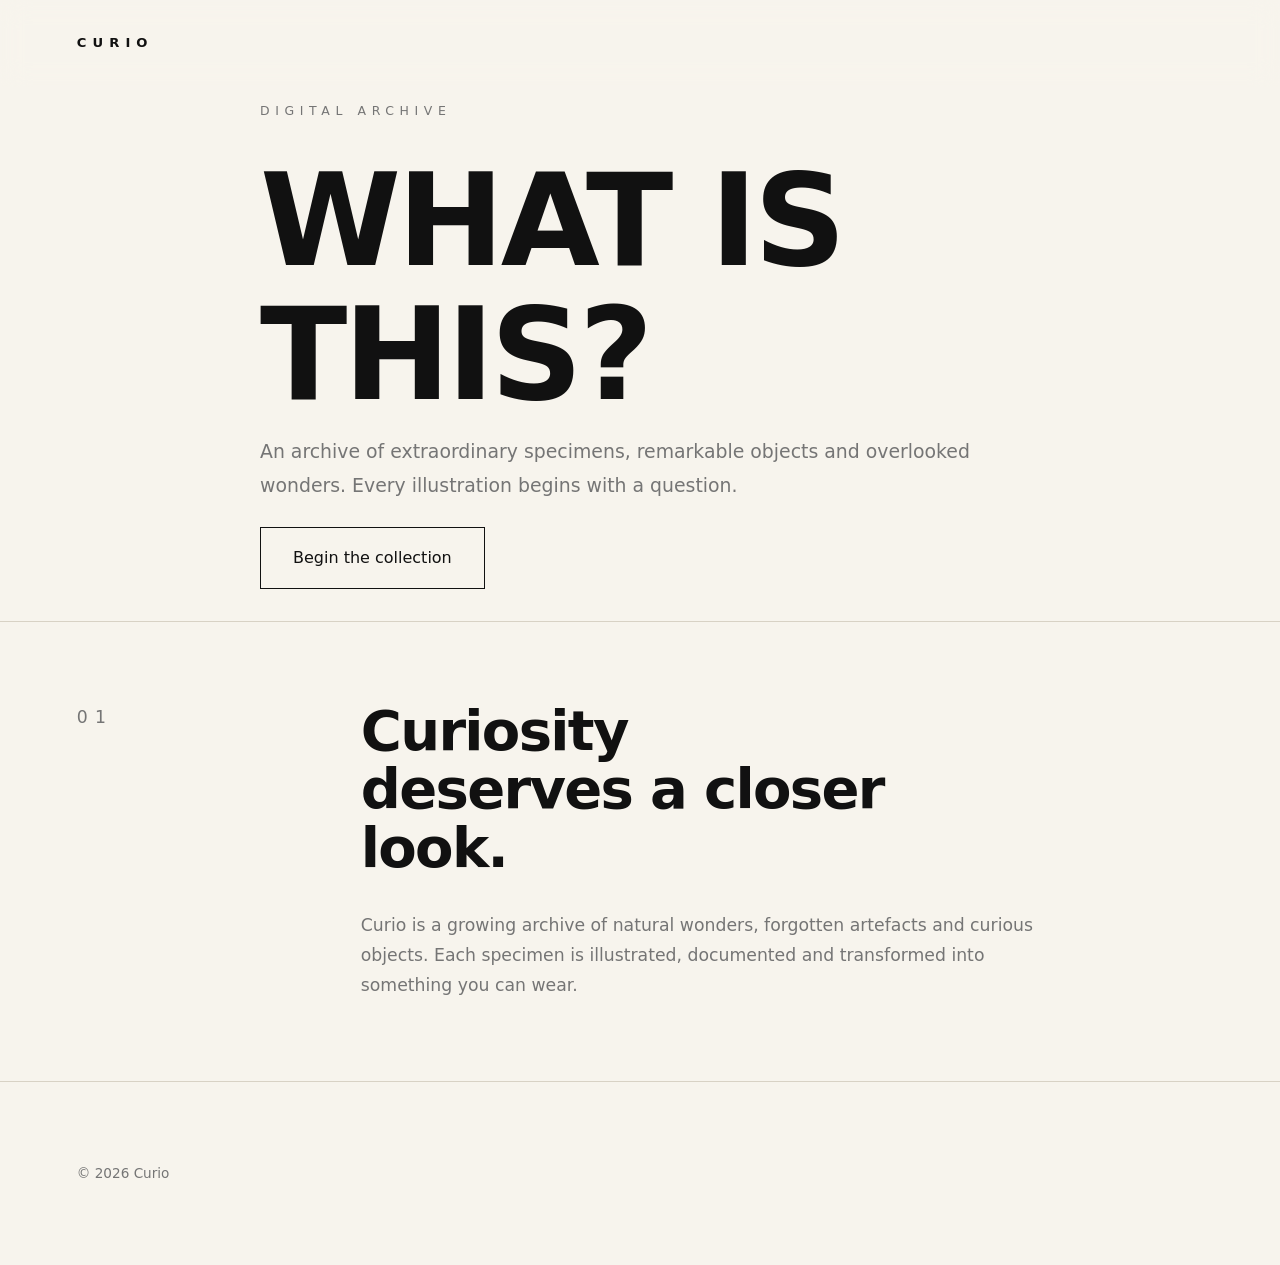
<file: index.html>
<!DOCTYPE html>
<html lang="en">

<head>

    <meta charset="UTF-8">

    <meta name="viewport"
          content="width=device-width, initial-scale=1.0">

    <title>Curio</title>

    <meta name="description"
          content="An archive of extraordinary specimens, remarkable objects and overlooked wonders.">

    <meta name="theme-color"
          content="#F7F4ED">

    <link rel="stylesheet"
          href="css/main.css">

</head>

<body>

    <!-- ======================================================
         HEADER
    ======================================================= -->

    <header class="site-header">

        <div class="container">

            <a href="index.html"
               class="logo">

                CURIO

            </a>

        </div>

    </header>

    <!-- ======================================================
         MAIN
    ======================================================= -->

    <main>

        <!-- HERO -->

        <section class="hero">

            <div class="container hero-content">

                <p class="hero-label">

                    DIGITAL ARCHIVE

                </p>

                <h1 class="hero-title">

                    WHAT IS THIS?

                </h1>

                <p class="hero-description">

                    An archive of extraordinary specimens,
                    remarkable objects and overlooked wonders.

                    Every illustration begins with a question.

                </p>

                <a href="specimen.html?id=001"
                   class="button-primary">

                    Begin the collection

                </a>

            </div>

        </section>

        <!-- INTRO -->

        <section class="intro">

            <div class="container">

                <div class="intro-grid">

                    <div>

                        <p class="section-number">

                            01

                        </p>

                    </div>

                    <div>

                        <h2>

                            Curiosity deserves a closer look.

                        </h2>

                        <p>

                            Curio is a growing archive of natural
                            wonders, forgotten artefacts and curious
                            objects.

                            Each specimen is illustrated,
                            documented and transformed into
                            something you can wear.

                        </p>

                    </div>

                </div>

            </div>

        </section>

    </main>

    <!-- ======================================================
         FOOTER
    ======================================================= -->

    <footer class="site-footer">

        <div class="container">

            <p>

                © 2026 Curio

            </p>

        </div>

    </footer>

    <script src="js/main.js"></script>

</body>

</html>
</file>
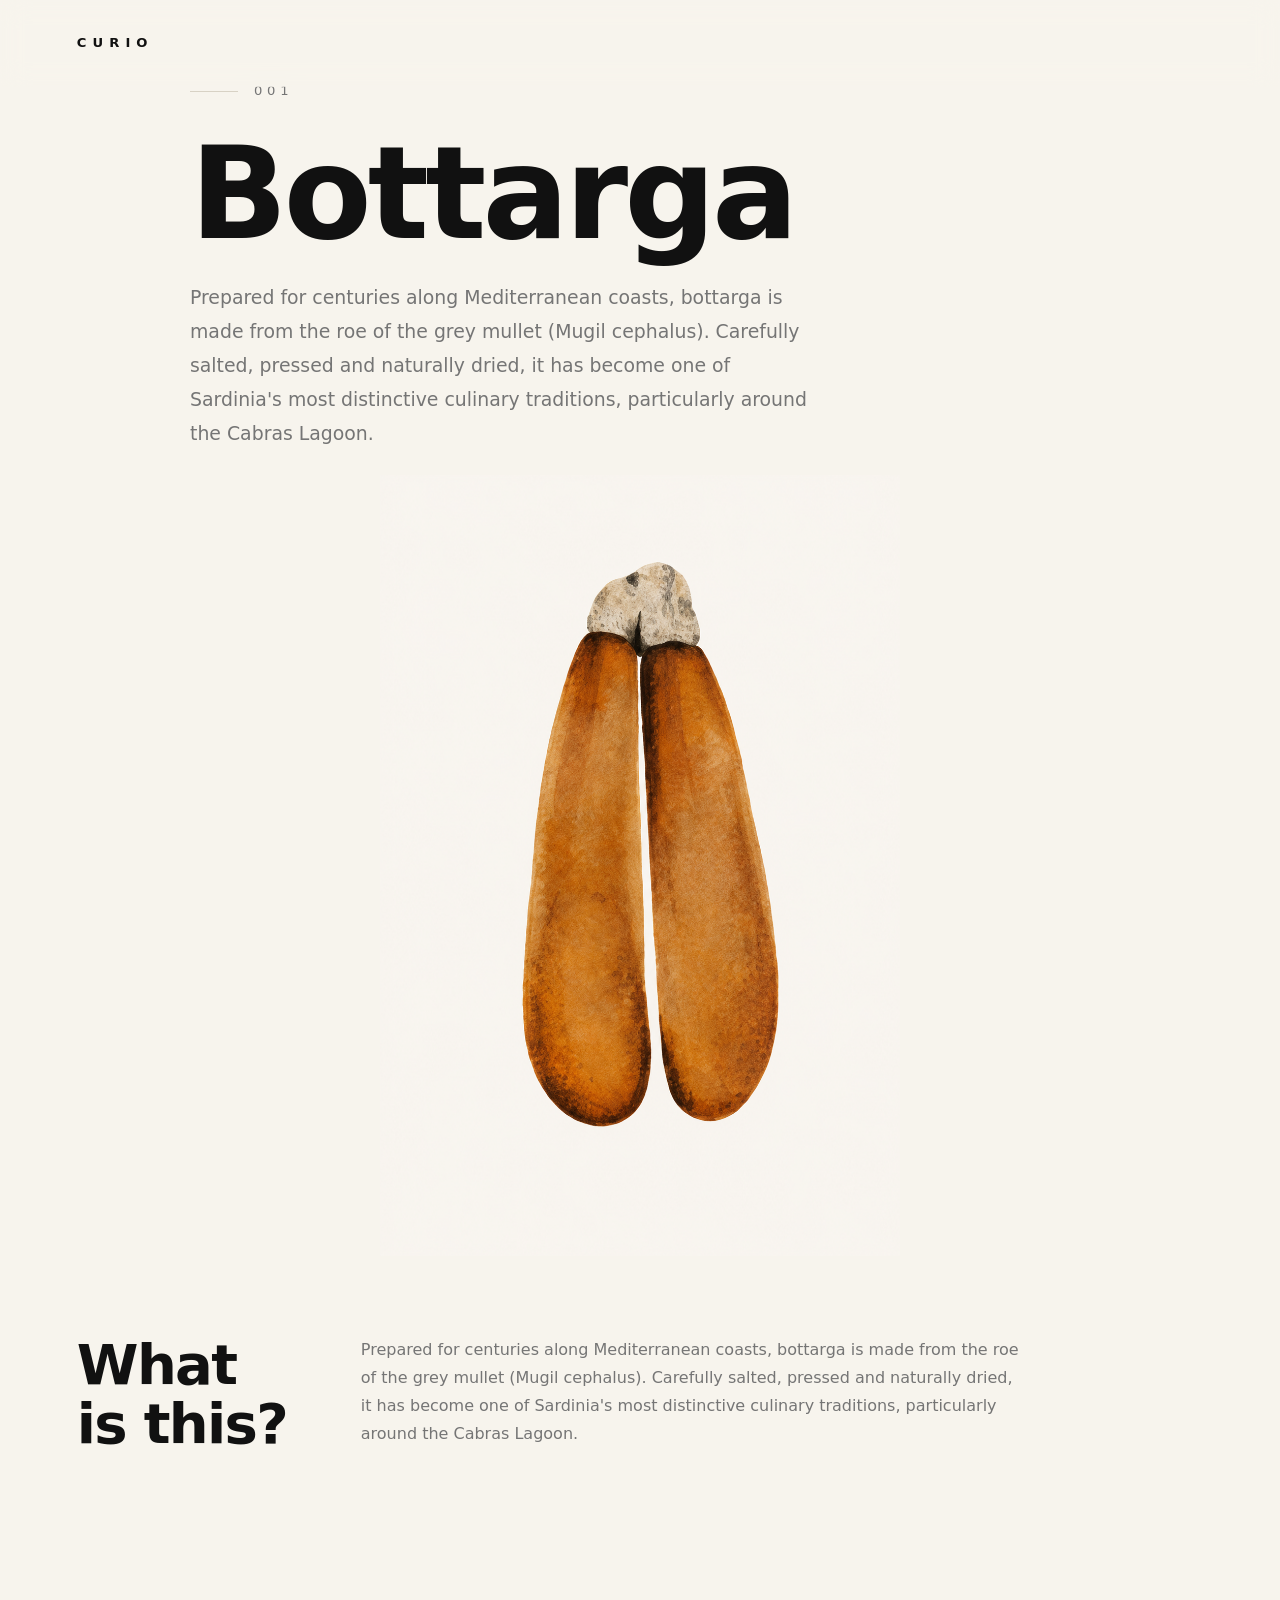
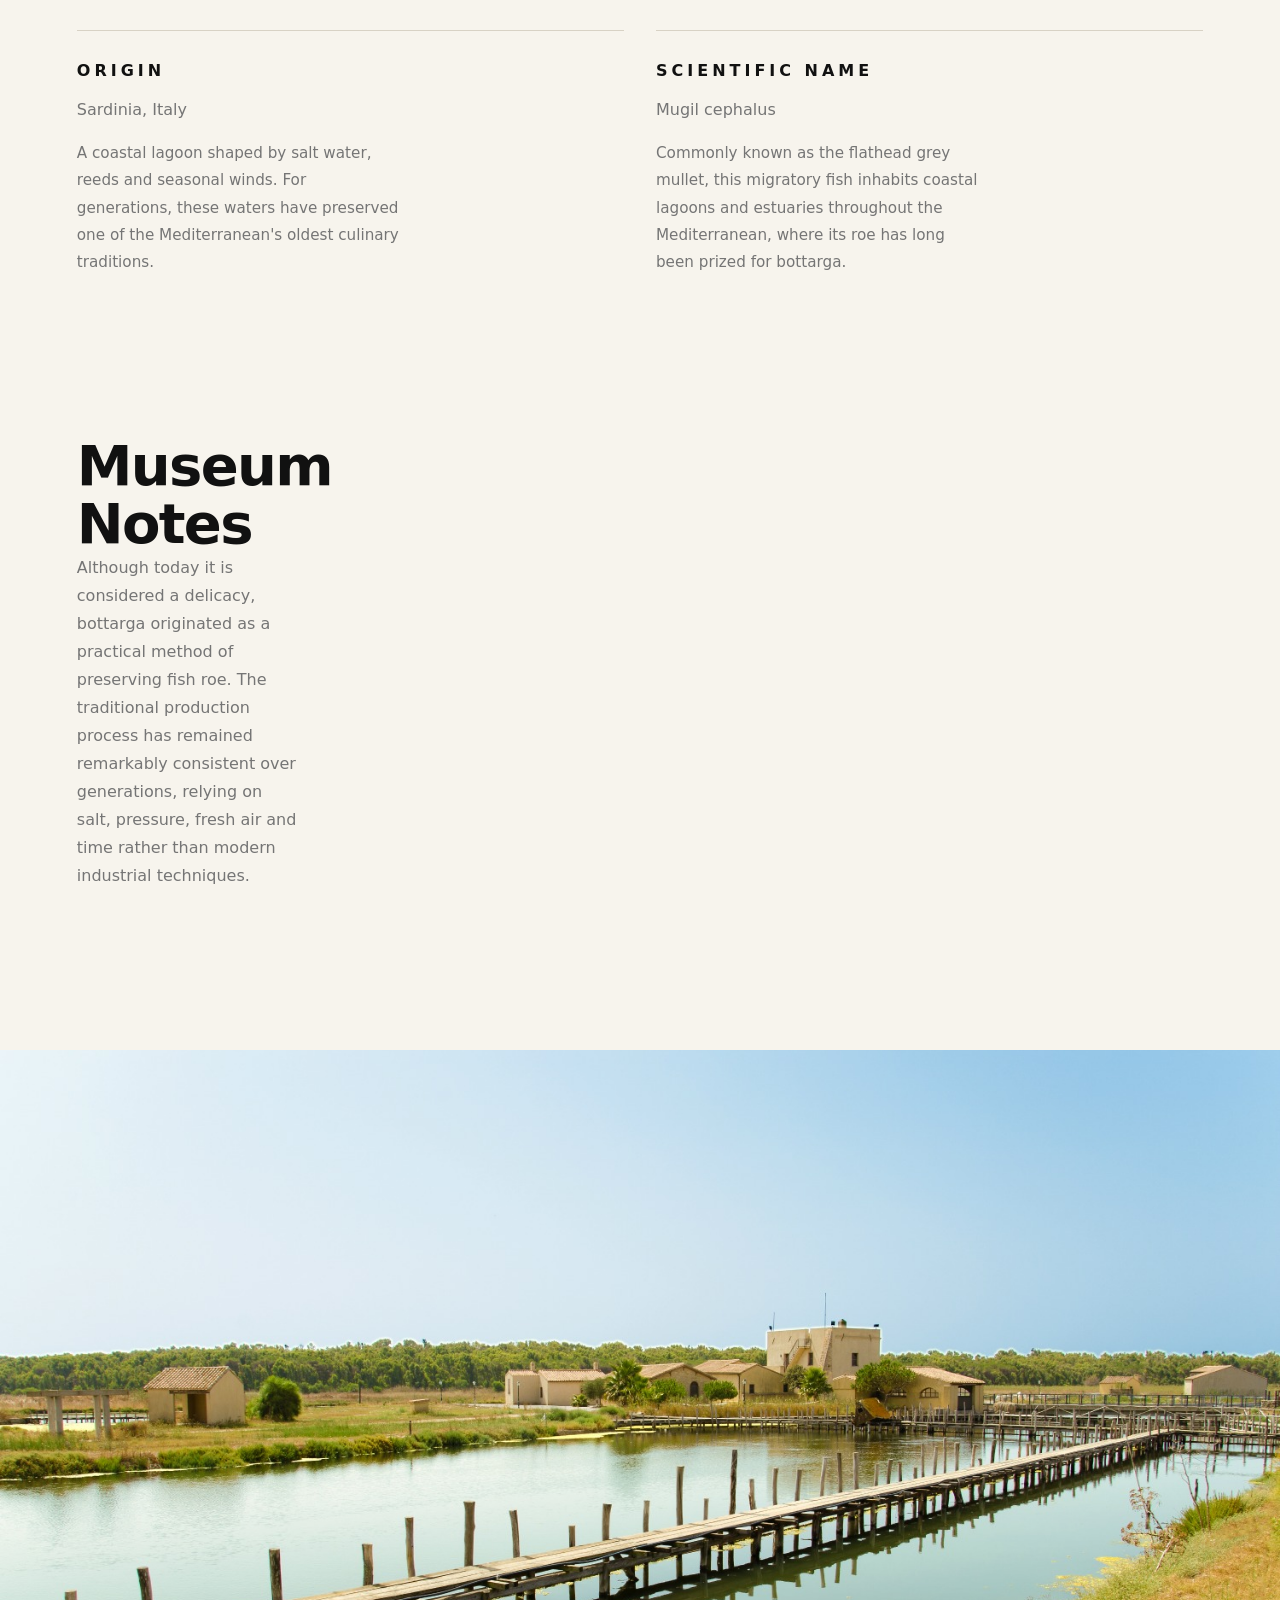
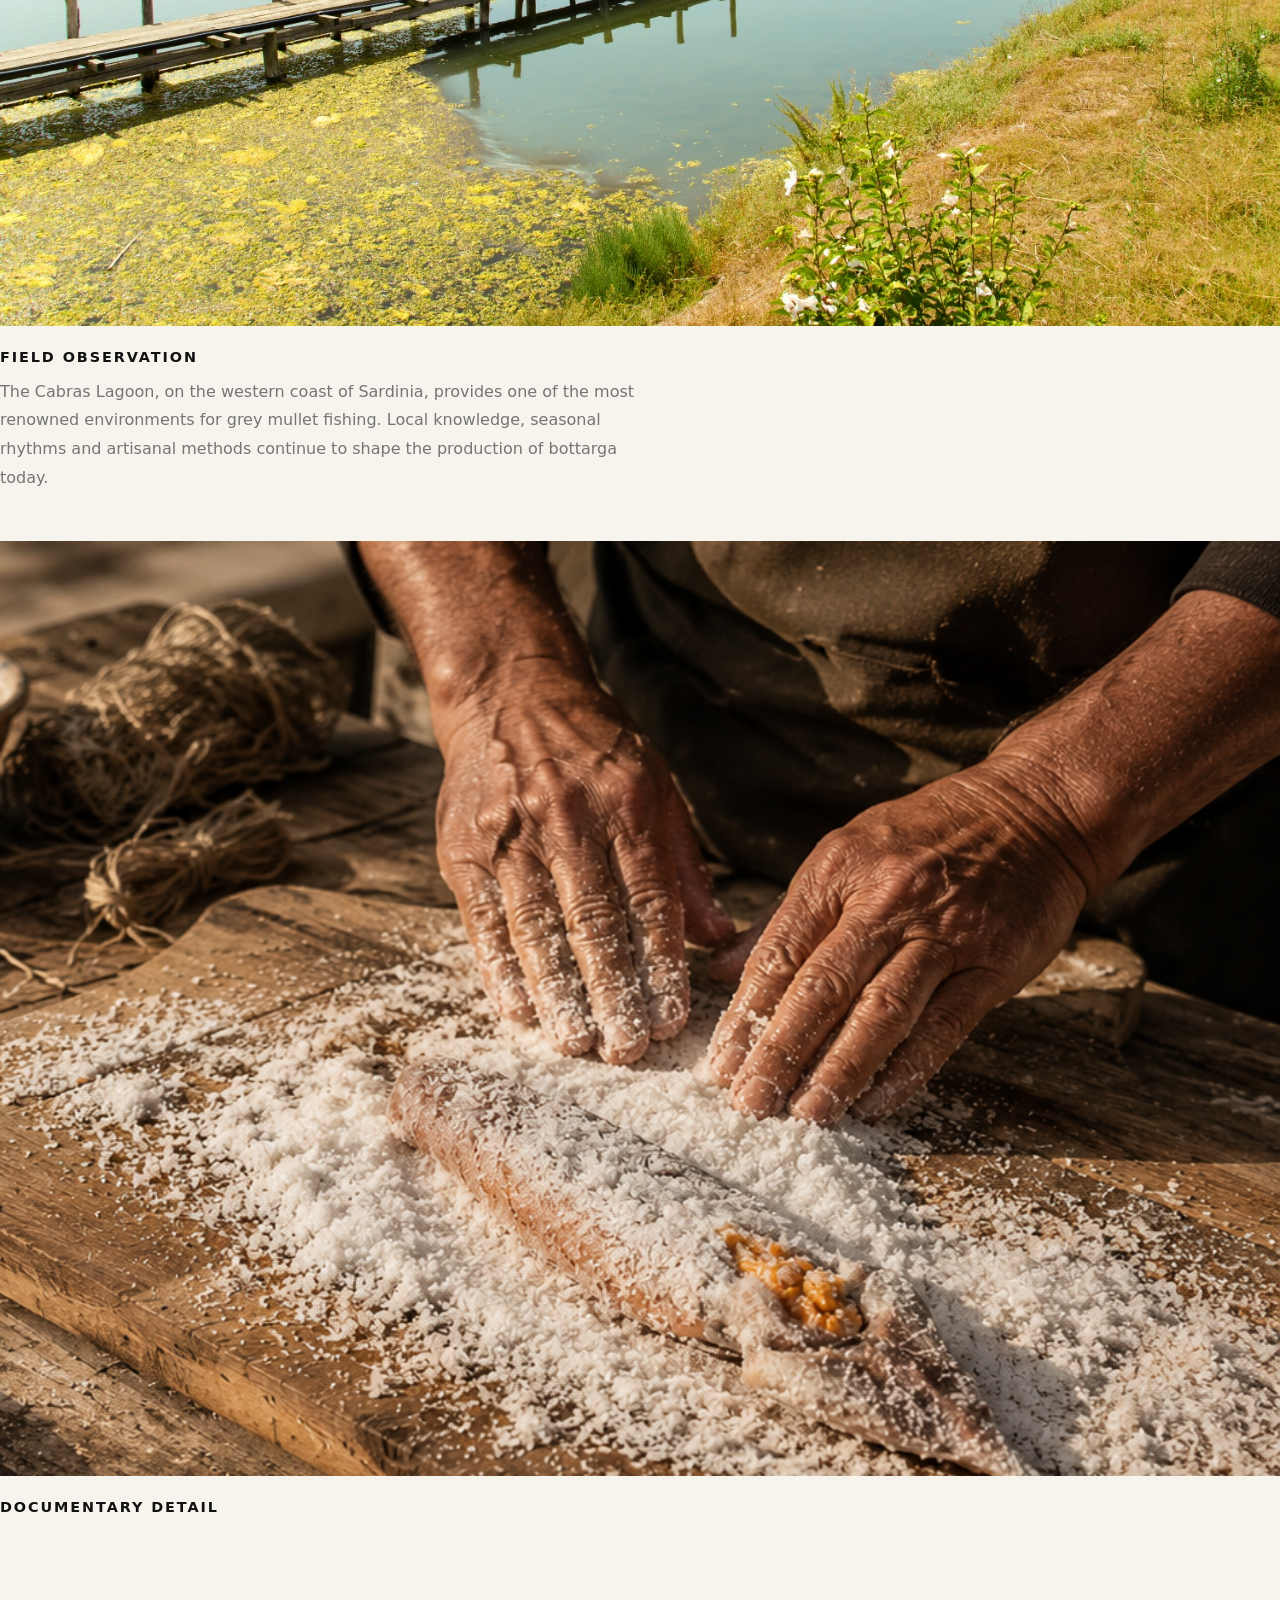
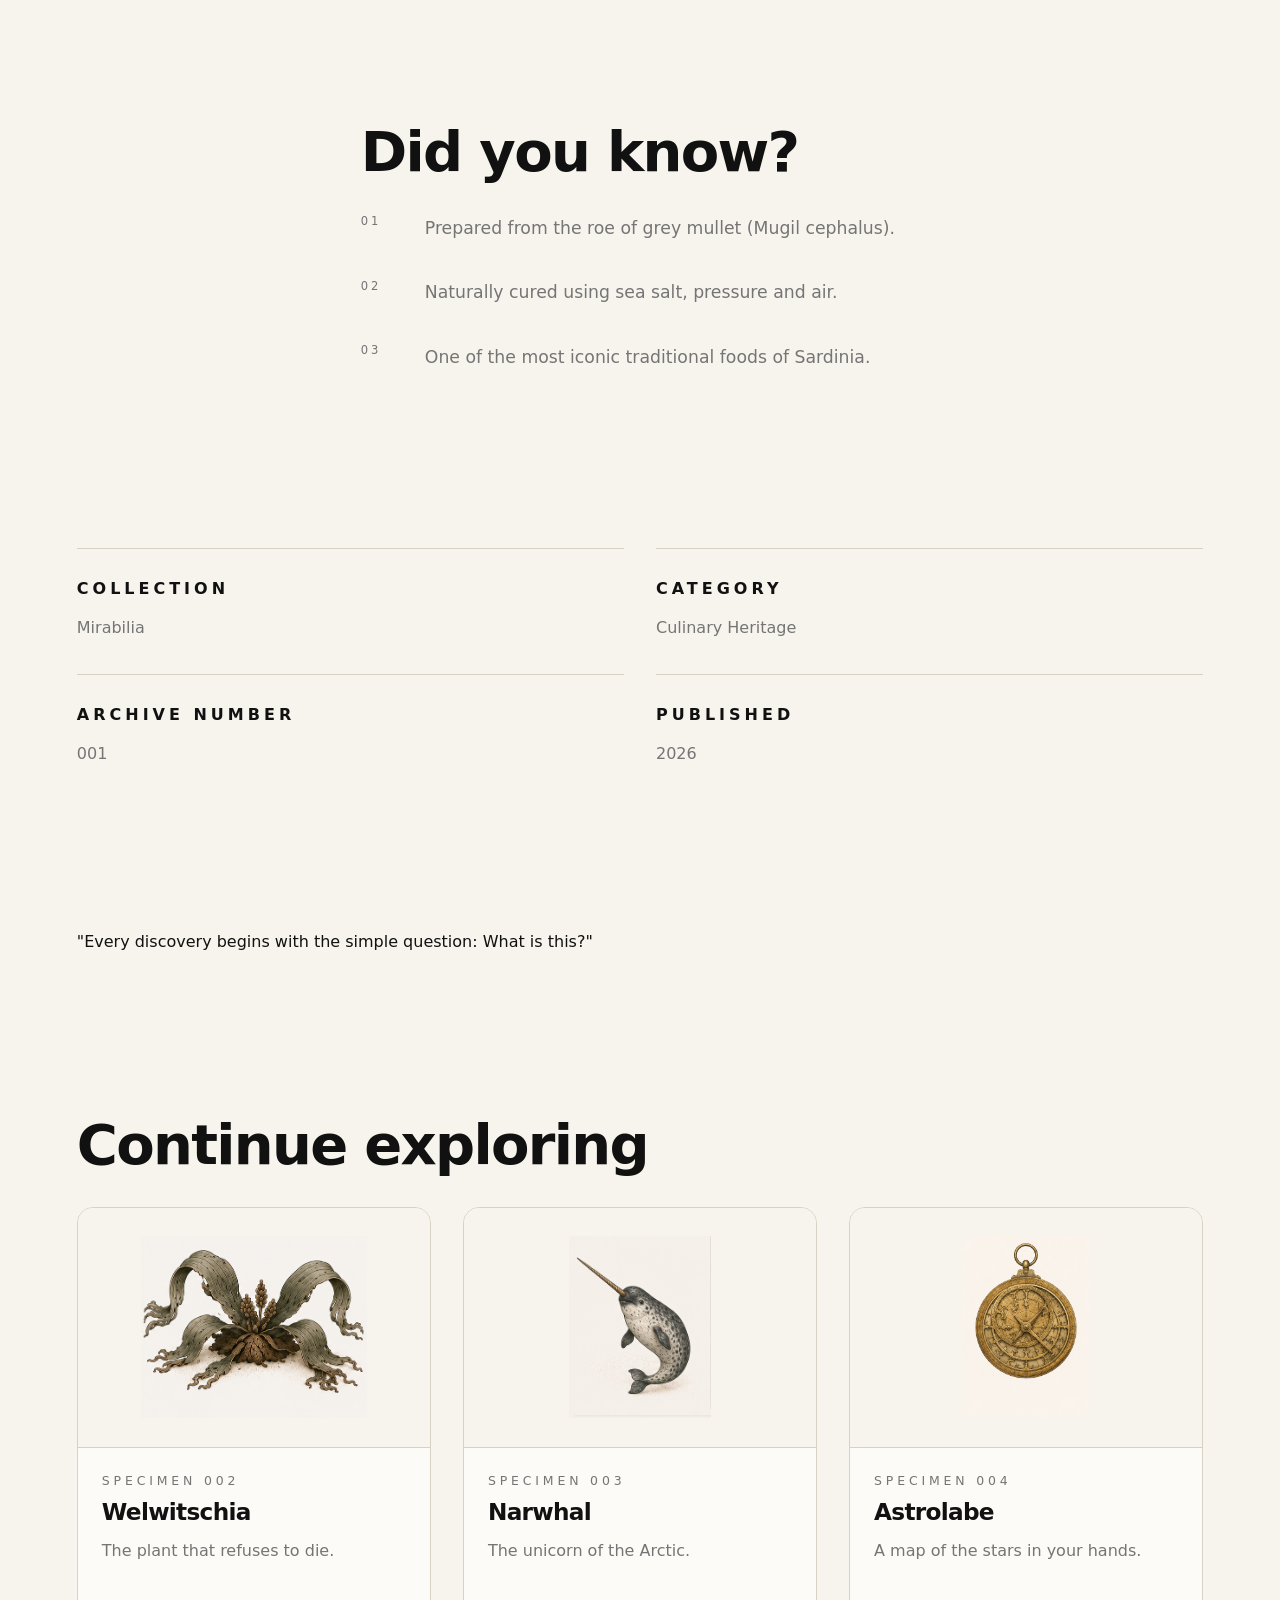
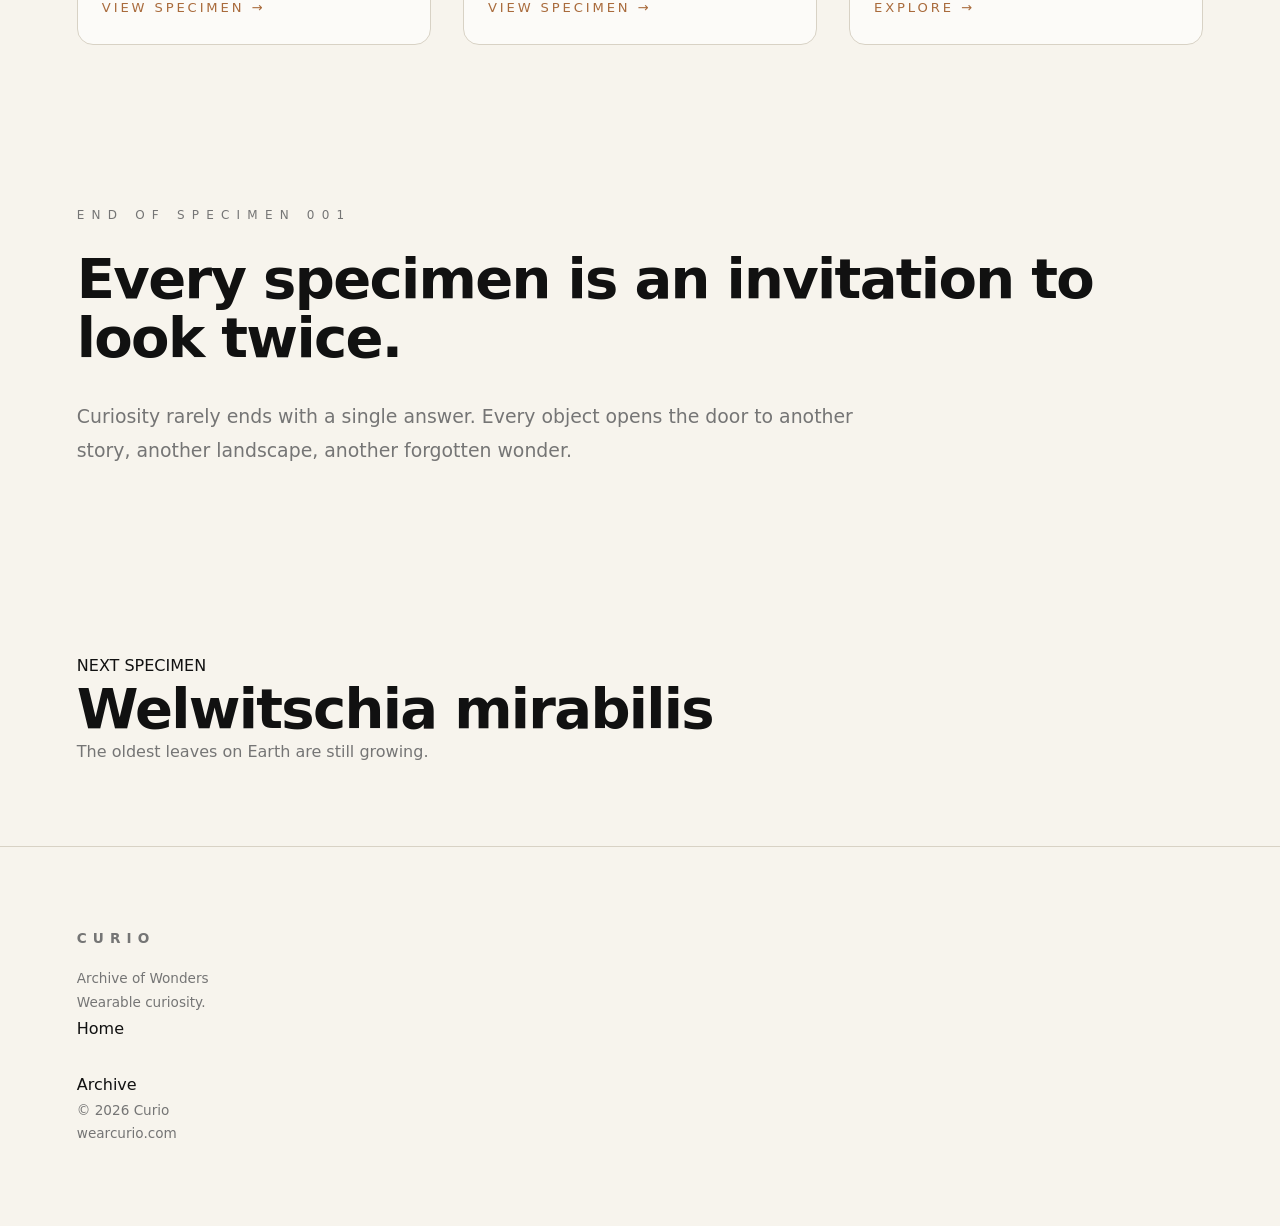
<file: specimen.html>
<!DOCTYPE html>
<html lang="en">

<head>

    <!-- =====================================================
         CURIO
         SPECIMEN PAGE
    ====================================================== -->

    <meta charset="UTF-8">

    <meta name="viewport"
          content="width=device-width, initial-scale=1.0">

    <title>Curio — Specimen 001</title>

    <meta name="description"
          content="Curio Archive">

    <meta name="theme-color"
          content="#F7F4ED">

    <link rel="stylesheet"
          href="css/main.css">

</head>

<body class="theme-bottarga">

<!-- ======================================================
     HEADER
====================================================== -->

<header class="site-header">

    <div class="container">

        <a href="index.html"
           class="logo">

            CURIO

        </a>

    </div>

</header>

<!-- ======================================================
     MAIN
====================================================== -->

<main>

<!-- ======================================================
     SPECIMEN HERO
====================================================== -->

<section class="hero specimen-hero">

    <div class="container hero-layout">

        <div class="hero-copy">

<div class="specimen-label">
    <span id="specimen-number"></span>
</div>

<h1 class="hero-title" id="specimen-name"></h1>

<p class="hero-description reading" id="specimen-description"></p>

        </div>

        <div class="hero-illustration">

            <img
                src=""
                alt=""
                id="specimen-image"
                class="hero-specimen-image">

        </div>

    </div>

</section>

<!-- ======================================================
     INTRODUCTION
====================================================== -->

<section>

    <div class="container">

<div class="intro-grid">

    <div>
        <h2>
            What is this?
        </h2>
    </div>

    <div>

<div>

    <p id="specimen-description-long"></p>

</div>

    </div>

</div>

    </div>

</section>

<!-- ======================================================
     SPECIMEN DATA
====================================================== -->

<section>

<div class="container">

<div class="info-grid">

<div class="info-block">

    <h3>

        ORIGIN

    </h3>

    <p>

<span id="specimen-origin"></span>

    </p>

    <p class="info-note">

        A coastal lagoon shaped by salt water,
        reeds and seasonal winds.
        For generations, these waters have
        preserved one of the Mediterranean's
        oldest culinary traditions.

    </p>

</div>

<div class="info-block">

    <h3>

        SCIENTIFIC NAME

    </h3>

<p id="specimen-scientific-name"></p>

    <p class="info-note">

        Commonly known as the flathead grey
        mullet, this migratory fish inhabits
        coastal lagoons and estuaries throughout
        the Mediterranean, where its roe has
        long been prized for bottarga.

    </p>

</div>
        </div> <!-- .info-grid -->

    </div> <!-- .container -->

</section>
<!-- ======================================================
     PART B STARTS HERE
====================================================== -->
<!-- ======================================================
     MUSEUM NOTES
====================================================== -->

<section>

    <div class="container">

        <div class="divider"></div>

        <div class="intro-grid">

            <div>

                <h2>

                    Museum Notes

                </h2>

               <p id="specimen-museum-notes"></p>

            </div>

        </div>

    </div>

</section>
<section class="photo-story">

    <div class="photo-block">

        <img
            id="specimen-photo-1"
            src=""
            alt="">

        <div class="photo-caption">

            <h3 id="specimen-field-title"></h3>

            <p id="specimen-field-text"></p>

        </div>

    </div>


    <div class="photo-block">

        <img
            id="specimen-photo-2"
            src=""
            alt="">

        <div class="photo-caption">

            <h3>Documentary detail</h3>

            <p></p>

        </div>

    </div>

</section>

<!-- ======================================================
     DID YOU KNOW
====================================================== -->

<section>

    <div class="container">

        <div class="intro-grid">

            <div>

            </div>

            <div>

                <h2>
                    Did you know?
                </h2>

                <div class="facts" id="specimen-curiosity">
                </div>

            </div>

        </div>

    </div>

</section>
<!-- ======================================================
     SPECIMEN DETAILS
====================================================== -->

<section>

    <div class="container">

        <div class="divider"></div>

        <div class="info-grid">

            <div class="info-block">

                <h3>

                    Collection

                </h3>

                <p id="specimen-collection"></p>

            </div>

            <div class="info-block">

                <h3>

                    Category

                </h3>

             <p>
    <span id="specimen-category"></span>
             </p>

            </div>

            <div class="info-block">

                <h3>

                    Archive Number

                </h3>

                <p id="specimen-archive-number"></p>

            </div>

            <div class="info-block">

                <h3>

                    Published

                </h3>

                <p id="specimen-published"></p>

            </div>

        </div>

    </div>

</section>


<!-- ======================================================
     QUOTE
====================================================== -->

<section>

    <div class="container">

<blockquote class="specimen-quote">

    "Every discovery begins with the
    simple question:
    What is this?"

</blockquote>

    </div>

</section>


<!-- ======================================================
     RELATED SPECIMENS
====================================================== -->

<section>

    <div class="container">

        <div class="divider"></div>

<div class="related-header">
    <h2>Continue exploring</h2>
</div>
<div class="related">

            <!-- SPECIMEN 002 -->

            <article class="related-card">

                <img
                    class="related-image"
                    src="assets/illustrations/welwitschia.png"
                    alt="Welwitschia illustration">

                
                <span>SPECIMEN 002</span>

                <h4>Welwitschia</h4>

                <p>
                    The plant that refuses to die.
                </p>

                <a href="specimen.html?id=002" class="related-link">
                    View specimen →
                </a>

            </article>

            <!-- SPECIMEN 003 -->

            <article class="related-card">

                <img
                    class="related-image"
                    src="assets/illustrations/narwhal.png"
                    alt="Narwhal illustration">

                <span>SPECIMEN 003</span>
<div class="related-content">
                <h4>Narwhal</h4>

                <p>
                    The unicorn of the Arctic.
                </p>

                <a href="specimen.html?id=003" class="related-link">
                    View specimen →
                </a>
</div>
            </article>

            <!-- SPECIMEN 004 -->

<article class="related-card">

    <img
        class="related-image"
        src="assets/illustrations/astrolabe.png"
        alt="Astrolabe illustration">

    <span>SPECIMEN 004</span>
<div class="related-content">
    <h4>Astrolabe</h4>

    <p>
        A map of the stars in your hands.
    </p>

    <a href="specimen.html?id=004" class="related-link">
        Explore →
    </a>
</div>
</article>

<!-- ======================================================
     PART C STARTS HERE
====================================================== -->
<!-- ======================================================
     END OF SPECIMEN
====================================================== -->
    </div> <!-- .related -->

</div> <!-- .container -->

</section>
<section class="specimen-ending">

    <div class="container">

        <div class="divider"></div>

        <p class="section-number">

            END OF SPECIMEN 001

        </p>

        <h2 class="mt-3">

            Every specimen is an invitation
            to look twice.

        </h2>

        <p class="hero-description mt-4">

            Curiosity rarely ends with a single answer.
            Every object opens the door to another story,
            another landscape, another forgotten wonder.

        </p>

    </div>

</section>

<!-- ======================================================
     NEXT SPECIMEN
====================================================== -->

<section class="next-specimen">

    <div class="container">

        <a href="#"
           class="next-card">

            <span>

                NEXT SPECIMEN

            </span>

            <h2>

                Welwitschia mirabilis

            </h2>

            <p>

                The oldest leaves on Earth are still growing.

            </p>

        </a>

    </div>

</section>

<!-- ======================================================
     FOOTER
====================================================== -->

<footer class="site-footer">

    <div class="container footer-grid">

        <div>

            <p class="logo">

                CURIO

            </p>

            <p class="mt-2">

                Archive of Wonders

            </p>

        </div>

        <div>

            <p>

                Wearable curiosity.

            </p>

        </div>

        <div>

            <a href="index.html">

                Home

            </a>

            <br><br>

            <a href="#">

                Archive

            </a>

        </div>

        <div>

            <p>

                © 2026 Curio

            </p>

            <p>

                wearcurio.com

            </p>

        </div>

    </div>

</footer>

<script src="js/main.js"></script>

<script src="js/specimen.js"></script>

</body>

</html>
</file>
<file: css/main.css>
/* ==========================================================
   CURIO
   MAIN STYLESHEET
   Version 1.0
   ========================================================== */


/* ==========================================================
   RESET
   ========================================================== */

*,
*::before,
*::after{
    margin:0;
    padding:0;
    box-sizing:border-box;
}

html{
    scroll-behavior:smooth;
}

body{
    min-height:100vh;
}

img,
picture,
svg,
video{
    display:block;
    max-width:100%;
}

button,
input,
textarea,
select{
    font:inherit;
}

a{
    color:inherit;
    text-decoration:none;
}

ul,
ol{
    list-style:none;
}


/* ==========================================================
   DESIGN TOKENS
   ========================================================== */

:root{

    /* ------------------------------------------------------
       COLORS
    ------------------------------------------------------ */

    --background:#F7F4ED;

    --surface:#FFFFFF;

    --text:#111111;

    --muted:#757575;

    --border:#D8D2C5;

    --accent:#A96B3C;

    --shadow:rgba(0,0,0,.05);

    /* ------------------------------------------------------
       TYPOGRAPHY
    ------------------------------------------------------ */

    --font-family:

        Inter,

        system-ui,

        -apple-system,

        BlinkMacSystemFont,

        "Segoe UI",

        sans-serif;

    --fw-regular:400;

    --fw-medium:500;

    --fw-semibold:600;

    --fw-bold:700;

    --lh-tight:1.05;

    --lh-body:1.75;

    /* ------------------------------------------------------
       FONT SIZE
    ------------------------------------------------------ */

    --fs-xs:.75rem;

    --fs-sm:.875rem;

    --fs-base:1rem;

    --fs-md:1.125rem;

    --fs-lg:1.35rem;

    --fs-xl:2rem;

    --fs-hero:clamp(4rem,10vw,8rem);

    /* ------------------------------------------------------
       SPACING
    ------------------------------------------------------ */

    --space-1:.5rem;

    --space-2:1rem;

    --space-3:1.5rem;

    --space-4:2rem;

    --space-5:3rem;

    --space-6:4rem;

    --space-7:6rem;

    --space-8:5rem;

    /* ------------------------------------------------------
       LAYOUT
    ------------------------------------------------------ */

    --container:1200px;

    --reading:760px;

    /* ------------------------------------------------------
       RADIUS
    ------------------------------------------------------ */

    --radius-sm:8px;

    --radius-md:14px;

    --radius-lg:22px;

    /* ------------------------------------------------------
       TRANSITIONS
    ------------------------------------------------------ */

    --transition-fast:.25s ease;

    --transition-normal:.45s ease;

    --transition-slow:.8s ease;

}


/* ==========================================================
   GLOBAL
   ========================================================== */

body{

    background:var(--background);

    color:var(--text);

    font-family:var(--font-family);

    font-size:var(--fs-base);

    line-height:var(--lh-body);

    text-rendering:optimizeLegibility;

    -webkit-font-smoothing:antialiased;

    overflow-x:hidden;

}


/* ==========================================================
   TYPOGRAPHY
   ========================================================== */

h1,
h2,
h3,
h4{

    line-height:var(--lh-tight);

    font-weight:var(--fw-bold);

    letter-spacing:-0.03em;

}

h1{

    font-size:var(--fs-hero);

}

h2{

    font-size:clamp(2rem,5vw,3.5rem);

}

h3{

    font-size:1.5rem;

}

p{

    max-width:65ch;

    color:var(--muted);

}

strong{

    color:var(--text);

}


/* ==========================================================
   CONTAINER
   ========================================================== */

.container{

    width:min(88%, var(--container));

    max-width:1200px;

    margin-left:auto;

    margin-right:auto;

}


/* ==========================================================
   SECTION
   ========================================================== */

section{

    padding-block:5rem;

}


/* ==========================================================
   READING WIDTH
   ========================================================== */

.reading{

    max-width:var(--reading);

}


/* ==========================================================
   UTILITIES
   ========================================================== */

.text-center{

    text-align:center;

}

.text-right{

    text-align:right;

}

.hidden{

    display:none;

}

.full-width{

    width:100%;

}

.mt-1{

    margin-top:var(--space-1);

}

.mt-2{

    margin-top:var(--space-2);

}

.mt-3{

    margin-top:var(--space-3);

}

.mt-4{

    margin-top:var(--space-4);

}

.mt-5{

    margin-top:var(--space-5);

}

.mt-6{

    margin-top:var(--space-6);

}

.mb-1{

    margin-bottom:var(--space-1);

}

.mb-2{

    margin-bottom:var(--space-2);

}

.mb-3{

    margin-bottom:var(--space-3);

}

.mb-4{

    margin-bottom:var(--space-4);

}

.mb-5{

    margin-bottom:var(--space-5);

}

.mb-6{

    margin-bottom:var(--space-6);

}


/* ==========================================================
   SELECTION
   ========================================================== */

::selection{

    background:var(--accent);

    color:white;

}
/* ==========================================================
   HEADER
========================================================== */

.site-header{

    position:fixed;

    inset:0 0 auto 0;

    z-index:1000;

    padding:2rem 0;

    backdrop-filter:blur(14px);

    background:rgba(247,244,237,.55);

    transition:all var(--transition-normal);

}

.site-header .container{

    display:flex;

    justify-content:space-between;

    align-items:center;

}

.logo{

    font-size:.82rem;

    letter-spacing:.38rem;

    font-weight:600;

    text-transform:uppercase;

    transition:opacity var(--transition-fast);

}

.logo:hover{

    opacity:.55;

}


/* ==========================================================
   HERO
========================================================== */

.hero{

    min-height:auto;

    display:flex;

    align-items:center;

    position:relative;

    overflow:hidden;

    padding:6rem 0 2rem;

}

.hero-content{

    max-width:760px;

}

.hero-label{

    display:inline-block;

    margin-bottom:2rem;

    font-size:.78rem;

    letter-spacing:.35rem;

    text-transform:uppercase;

    color:var(--muted);

}

.hero-title{

    margin-bottom:.75rem;

    max-width:10ch;

}

.hero-description{

    font-size:1.18rem;

    line-height:1.8;

    margin-bottom:1.5rem;

}


/* ==========================================================
   BUTTON
========================================================== */

.button-primary{

    display:inline-flex;

    align-items:center;

    justify-content:center;

    gap:.75rem;

    padding:1rem 2rem;

    border:1px solid var(--text);

    color:var(--text);

    background:transparent;

    transition:

        background var(--transition-fast),

        color var(--transition-fast),

        transform var(--transition-fast),

        box-shadow var(--transition-fast);

}

.button-primary:hover{

    background:var(--text);

    color:var(--background);

    transform:translateY(-3px);

    box-shadow:

        0 18px 40px var(--shadow);

}

.button-primary:active{

    transform:translateY(0);

}


/* ==========================================================
   INTRO
========================================================== */

.intro{

    border-top:1px solid var(--border);

}

.intro-grid{

    display:grid;

    grid-template-columns:220px minmax(0, 1fr);

    gap:4rem;

    align-items:start;

}

.section-number{

    font-size:.75rem;

    letter-spacing:.45rem;

    color:var(--muted);

}

.intro h2{

    max-width:14ch;

    margin-bottom:2rem;

}

.intro p{

    font-size:1.08rem;

}
.intro-section{
    padding-top:0;
    padding-bottom:3rem;
}

/* ==========================================================
   FOOTER
========================================================== */

.site-footer{

    padding:5rem 0;

    border-top:1px solid var(--border);

}

.site-footer p{

    font-size:.85rem;

    color:var(--muted);

}


/* ==========================================================
   SMALL MICRO ANIMATIONS
========================================================== */

.hero-label,

.hero-title,

.hero-description,

.button-primary{

    animation:fadeUp .9s ease forwards;

    opacity:0;

}

.hero-title{

    animation-delay:.15s;

}

.hero-description{

    animation-delay:.35s;

}

.button-primary{

    animation-delay:.55s;

}

@keyframes fadeUp{

    from{

        opacity:0;

        transform:translateY(32px);

    }

    to{

        opacity:1;

        transform:translateY(0);

    }

}


/* ==========================================================
   RESPONSIVE
========================================================== */

@media (max-width:900px){

    section{

        padding-block:5rem;

    }

    .hero{

        min-height:auto;

        padding-top:10rem;

    }

    .hero-title{

        font-size:clamp(3.4rem,15vw,5rem);

    }

    .intro-grid{

        grid-template-columns:1fr;

        gap:2rem;

    }

    .hero-description{

        font-size:1rem;

    }

}

@media (max-width:640px){

    .site-header{

        padding:1.4rem 0;

    }

    .logo{

        letter-spacing:.28rem;

    }

    .button-primary{

        width:100%;

    }

}
/* ==========================================================
   CURIO COMPONENTS
   Version 1.0
========================================================== */


/* ==========================================================
   SPECIMEN LABEL
========================================================== */

.specimen-label{

    display:flex;

    align-items:center;

    gap:1rem;

    margin-bottom:2rem;

    font-size:.82rem;

    letter-spacing:.30rem;

    text-transform:uppercase;

    color:var(--muted);

}

.specimen-label::before{

    content:"";

    width:48px;

    height:1px;

    background:var(--border);

}


/* ==========================================================
   READING BLOCK
========================================================== */

.reading-block{

    max-width:720px;

}

.reading-block p{

    margin-bottom:1.5rem;

}


/* ==========================================================
   IMAGE FRAME
========================================================== */

.image-frame{

    display:flex;

    justify-content:center;

    align-items:center;

    margin:0 auto;

    padding:0;

}
.image-frame img{

    width:100%;

    max-width:620px;

    height:auto;

    object-fit:contain;

    transition:
        transform 1.2s ease,
        filter .8s ease;

}
.image-frame:hover img{

    transform:scale(1.015);

}


/* ==========================================================
   INFORMATION GRID
========================================================== */

.info-grid{

    display:grid;
    grid-template-columns:repeat(2,minmax(0,1fr));

    gap:2rem;

    margin-top:1rem;
}

.info-block{

    border-top:1px solid var(--border);

    padding-top:2rem;

}

.info-block h3{

    margin-bottom:1rem;

    font-size:1rem;

    letter-spacing:.25rem;

    text-transform:uppercase;

}

.info-block p{

    color:var(--muted);

}

.info-note{

    margin-top:1rem;

    font-size:.95rem;

    line-height:1.8;

    color:var(--muted);

    max-width:34ch;

}


/* ==========================================================
   RELATED SPECIMENS
========================================================== */

.related{

    display:grid;
    grid-template-columns:repeat(3,minmax(0,1fr));
    gap:2rem;
    align-items:stretch;

}

.related-card{

    display:flex;
    flex-direction:column;

    background:#FCFBF8;

    border:1px solid var(--border);
    border-radius:16px;

    overflow:hidden;

    transition:
        transform .35s ease,
        box-shadow .35s ease;

}

.related-card:hover{

    transform:translateY(-8px);

    box-shadow:0 18px 40px rgba(0,0,0,.06);

}

.related-image{

    width:100%;

    height:240px;

    object-fit:contain;

    background:#F7F4ED;

    border-bottom:1px solid var(--border);

    padding:1.8rem;

}

.related-card span{

    margin:1.4rem 1.5rem .5rem;

    font-size:.78rem;

    letter-spacing:.24rem;

    text-transform:uppercase;

    color:var(--muted);

}

.related-card h4{

    margin:0 1.5rem .8rem;

    font-size:1.45rem;

}

.related-card p{

    margin:0 1.5rem;

    color:var(--muted);

    flex:1;

}

.related-link{

    display:inline-block;

    margin:2rem 1.5rem 1.5rem;

    font-size:.82rem;

    letter-spacing:.18rem;

    text-transform:uppercase;

    color:var(--accent);

    transition:opacity .25s ease;

}

.related-link:hover{

    opacity:.65;

}

.related-header{

    margin-bottom:2rem;

}

/* ======================================================
   SPECIMEN HERO 2.0
====================================================== */

.specimen-hero{
    padding-top:5rem;
    padding-bottom:0rem;
}

.hero-layout{

    display:flex;

    flex-direction:column;

    align-items:center;

}

.hero-copy{

    width:100%;
    max-width:900px;

}

.hero-copy .specimen-label{

    margin-bottom:1.5rem;

}

.hero-copy .hero-title{

    margin-bottom:1.25rem;

}

.hero-copy .hero-description{
    max-width:620px;
    margin-bottom:1.5rem;
}
.hero-illustration{

    width:100%;

    display:flex;

    justify-content:center;

    align-items:center;

}

.hero-specimen-image{

    width:min(100%,520px);

    height:auto;

    display:block;

    transition:transform .5s ease;

}

.hero-specimen-image:hover{

    transform:scale(1.03);

}
/* ==========================================
DOCUMENTARY PHOTOS
========================================== */

.photo-block{
    width:100%;
    margin:0 0 3rem;
}

.photo-block img{
    display:block;
    width:100%;
    height:auto;
}

.photo-caption{

    max-width:720px;

    margin-top:1.2rem;

    margin-left:0;

    margin-right:auto;

    text-align:left;

}

.photo-caption h3{

    margin-bottom:.8rem;

    letter-spacing:.12rem;

    text-transform:uppercase;

    font-size:.9rem;

}

.photo-caption p{

    color:var(--muted);

    line-height:1.8;

}
/* ==========================================================
   SPECIMEN RESPONSIVE
========================================================== */

@media (max-width:900px){

    .hero-layout{
        gap:2rem;
    }

    .hero-copy{
        text-align:left;
    }

    .hero-specimen-image{
        width:min(90vw,420px);
    }
   }

/* ==========================================================
PHOTO STORY
========================================================== */


.photo-caption{

    margin-top:1.5rem;

    max-width:640px;

}

.photo-caption h3{

    margin-bottom:.8rem;

}
   
/* ==========================================================
FACTS + INFO
========================================================== */

/* ==========================================================
   CURIO SPECIMEN RESPONSIVE 2.0
========================================================== */

@media (max-width: 900px){

    /* HERO */

    .specimen-hero{
        padding-top:6rem;
        padding-bottom:2rem;
    }

    .hero-layout{
        display:flex;
        flex-direction:column;
        gap:2rem;
        align-items:center;
    }

    .hero-copy{
        max-width:100%;
    }

    .hero-description{
        max-width:100%;
    }

    .hero-specimen-image{
        width:min(88vw,420px);
    }

    /* INTRO */

    .intro-grid{
        grid-template-columns:1fr;
        gap:1.5rem;
    }

    .section-number{
        margin-bottom:.5rem;
    }

    /* INFORMATION */

    .info-block{
        padding-top:1.5rem;
    }

    /* PHOTOS */

    .photo-block{
        margin-bottom:3rem;
    }

    .photo-block img{
        width:100%;
        display:block;
    }

    .photo-caption{
        padding-top:1rem;
        text-align:left;
    }

    .photo-caption h3{
        font-size:1.3rem;
        margin-bottom:.5rem;
    }

    /* FACTS */

    .facts{
        display:flex;
        flex-direction:column;
        gap:2rem;
        margin-top:2rem;
    }

    .fact{
        display:block;
    }

    .fact span{
        display:block;
        margin-bottom:.5rem;
        font-weight:700;
        font-size:1.1rem;
    }

    /* DETAILS */

    .info-grid .info-block h3{
        letter-spacing:.18rem;
    }

    /* RELATED */

    .related{
        grid-template-columns:1fr;
    }

}
/* ==========================================================
MOBILE
========================================================== */

@media (max-width: 768px){

    .intro-grid{

        grid-template-columns:1fr;

        gap:2rem;

    }

    .facts-layout{

        grid-template-columns:1fr;

        gap:3rem;

    }

.continue-layout{

    display:grid;

    grid-template-columns:300px minmax(0,1fr);

    gap:4rem;

    align-items:start;

}

    .photo-story{

        width:100%;

        margin:2.5rem auto 0;

    }

    .photo-item{

        margin-bottom:3rem;

    }

    .photo-item h3{

        font-size:1.9rem;

    }

}
/* ==========================================================
PHONE FIX
========================================================== */
@media (max-width:900px){

    .intro-grid,
    .continue-layout{

        display:grid;

    }

    .intro-grid{

        grid-template-columns:1fr;

        gap:2rem;

    }

    .section-number{

        margin-bottom:2rem;

    }

    .photo-story{

        width:100%;

        margin:3rem auto;

    }

    .photo-block{

        margin-bottom:3rem;

    }

    .info-grid{

        grid-template-columns:1fr;

        gap:1.8rem;

        margin-top:2rem;

    }

}
/* ==========================================================
   FACTS
========================================================== */

#specimen-curiosity.facts {
    display:flex;
    flex-direction:column;
    gap:2.2rem;
    margin-top:2rem;
}

#specimen-curiosity.facts .fact {
    display:grid;
    grid-template-columns:40px minmax(0, 1fr);
    column-gap:1.5rem;
    align-items:start;
}

#specimen-curiosity.facts .fact span {
    display:block;
    padding-top:.15rem;
    font-size:.72rem;
    line-height:1;
    font-weight:500;
    letter-spacing:.18rem;
    color:var(--muted);
}

#specimen-curiosity.facts .fact p {
    max-width:65ch;
    margin:0;
    font-size:1.08rem;
    line-height:1.7;
    font-weight:400;
    color:var(--muted);
}
</file>
